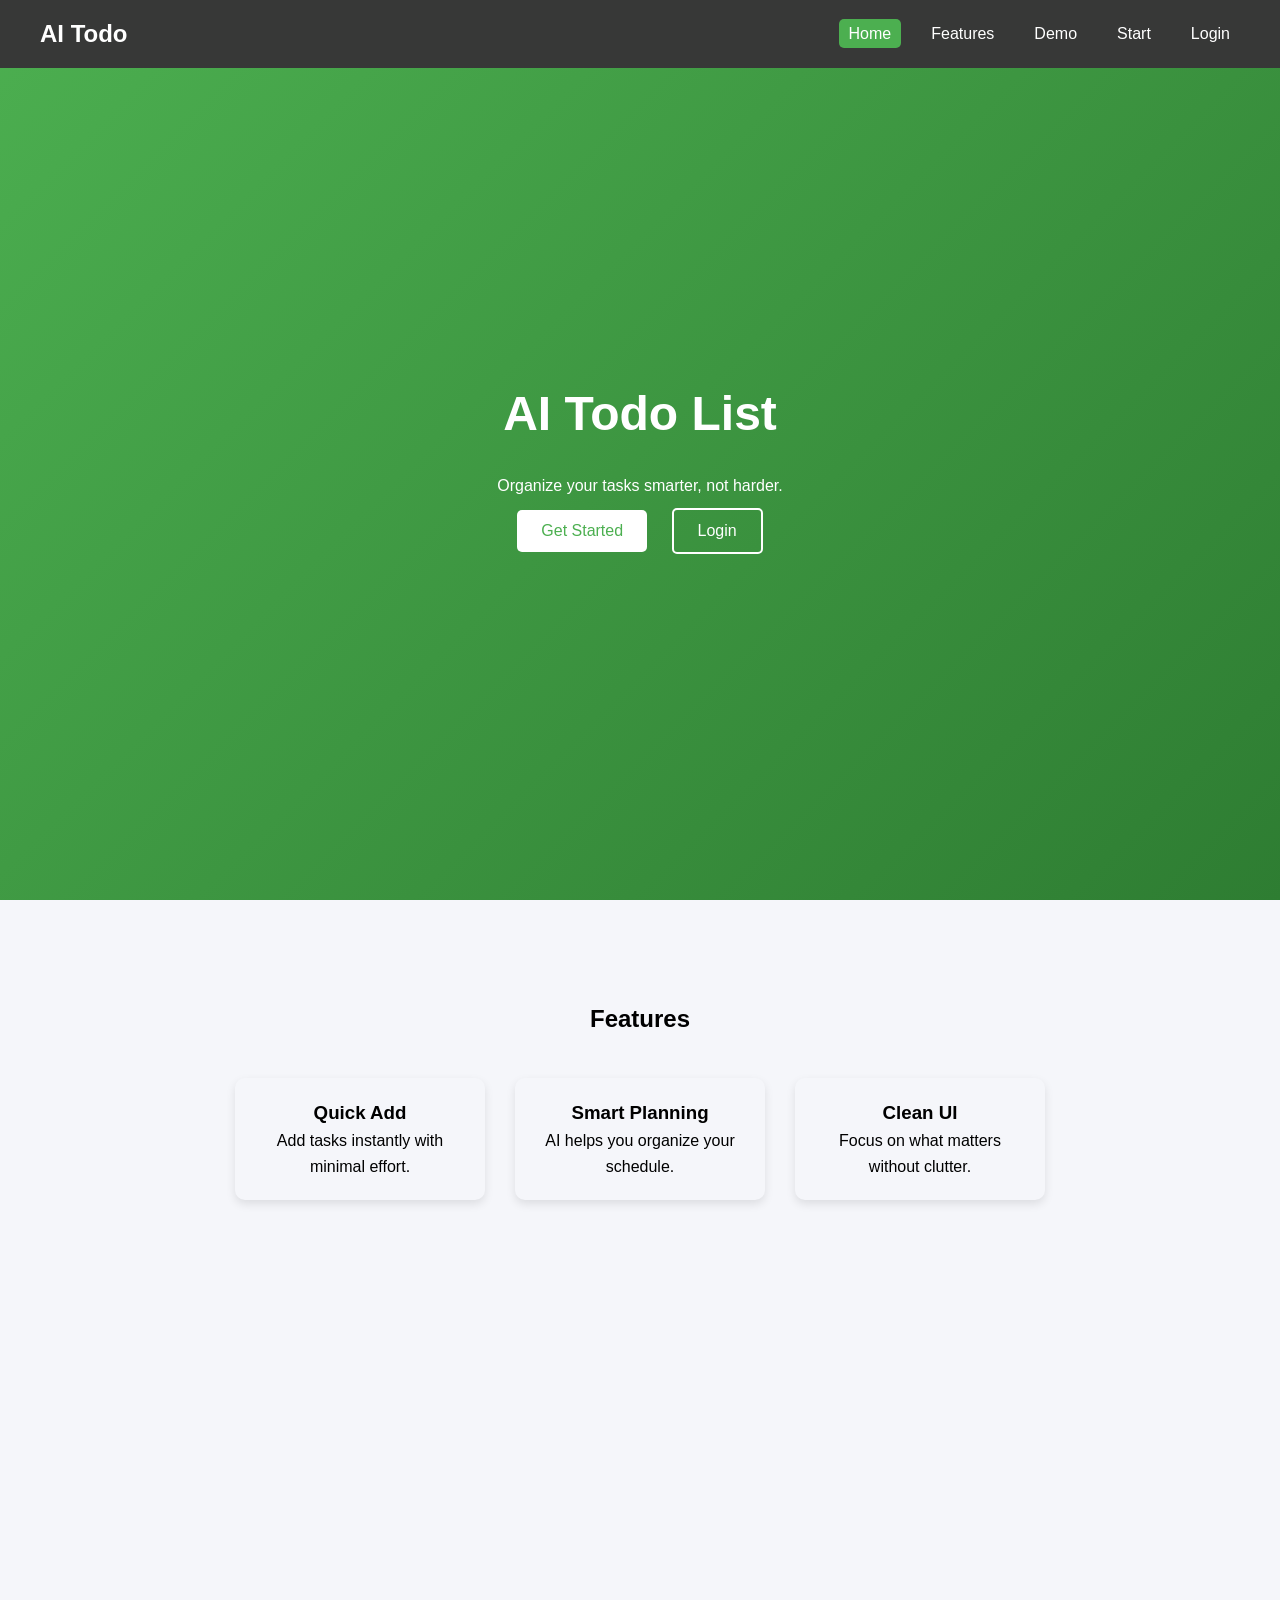
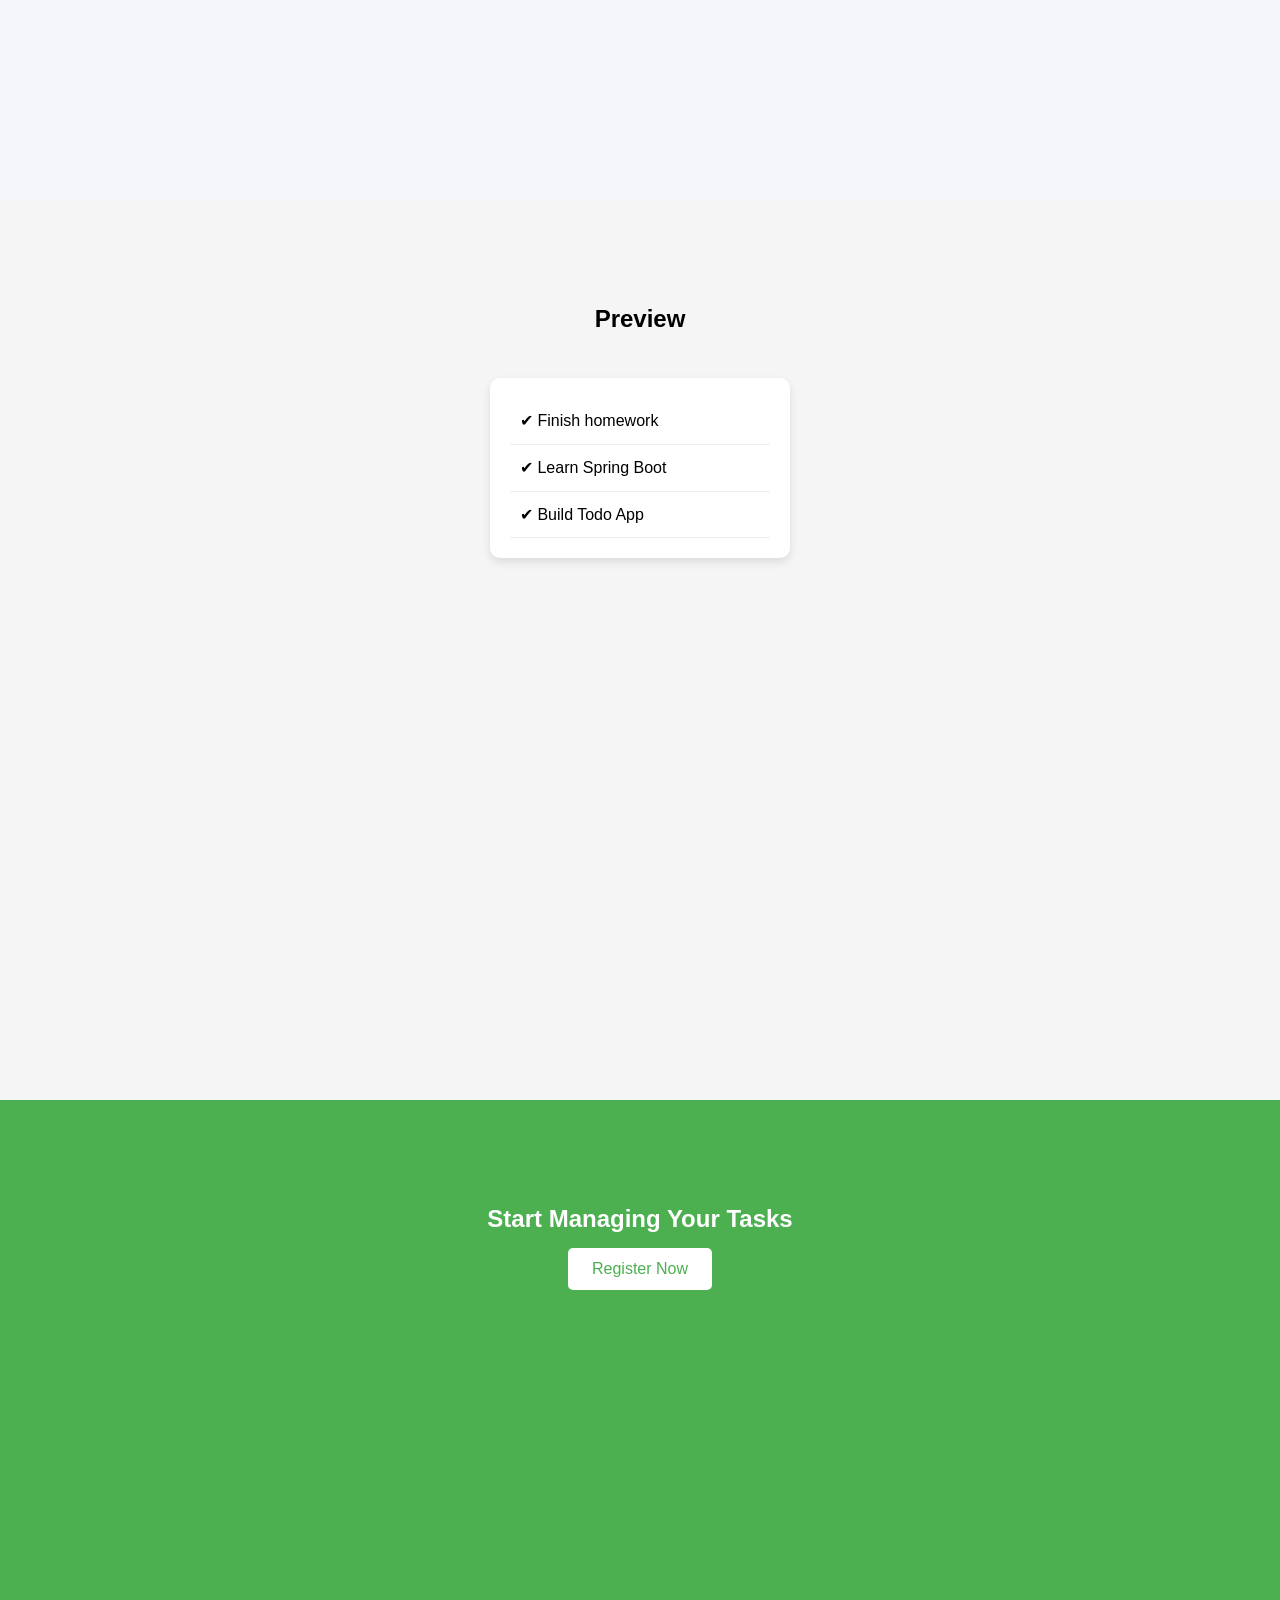
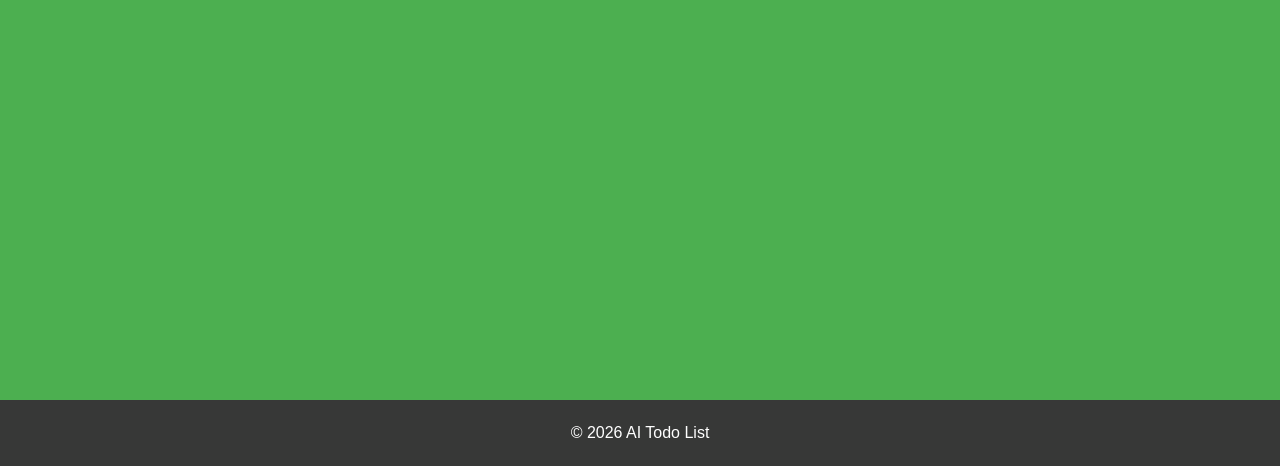
<file: frontend/index.html>
<!-- index.html -->
<!doctype html>
<html lang="en">
  <head>
    <meta charset="UTF-8" />
    <meta name="viewport" content="width=device-width, initial-scale=1.0" />
    <title>AI Todo List</title>
    <link rel="stylesheet" href="css/index.css" />
    <script defer src="js/index.js"></script>
  </head>
  <body>
    <!-- NAV -->
    <nav id="navbar">
      <h1>AI Todo</h1>
      <ul>
        <li><a href="#hero" class="nav-link active">Home</a></li>
        <li><a href="#features" class="nav-link">Features</a></li>
        <li><a href="#demo" class="nav-link">Demo</a></li>
        <li><a href="#cta" class="nav-link">Start</a></li>
        <li class="nav--login"><a href="#">Login</a></li>
      </ul>
    </nav>

    <!-- HERO -->
    <section id="hero" class="section">
      <h2>AI Todo List</h2>
      <p>Organize your tasks smarter, not harder.</p>
      <div>
        <button class="btn primary">Get Started</button>
        <button class="btn outline">Login</button>
      </div>
    </section>

    <!-- FEATURES -->
    <section id="features" class="section">
      <h2>Features</h2>
      <div class="feature-container">
        <div class="feature">
          <h3>Quick Add</h3>
          <p>Add tasks instantly with minimal effort.</p>
        </div>
        <div class="feature">
          <h3>Smart Planning</h3>
          <p>AI helps you organize your schedule.</p>
        </div>
        <div class="feature">
          <h3>Clean UI</h3>
          <p>Focus on what matters without clutter.</p>
        </div>
      </div>
    </section>

    <!-- DEMO -->
    <section id="demo" class="section alt">
      <h2>Preview</h2>
      <div class="todo-demo" id="demoList"></div>
    </section>

    <!-- CTA -->
    <section id="cta" class="section cta">
      <h2>Start Managing Your Tasks</h2>
      <button class="btn primary">Register Now</button>
    </section>

    <footer>
      <p>© 2026 AI Todo List</p>
    </footer>

    <!-- AUTH MODAL -->
    <div id="authModal" class="modal hidden">
      <div class="modal-content">
        <!-- <span class="close-btn" id="closeModal">&times;</span> -->

        <div class="container" id="container">
          <span class="close-btn" id="closeModal">&times;</span>
          <div class="card">
            <div class="form-track">
              <!-- Login -->
              <div class="login-box box active">
                <h2>AItodo Login</h2>

                <input
                  id="username--login"
                  placeholder="Username"
                  autocomplete="off"
                />
                <input
                  id="password--login"
                  type="password"
                  placeholder="Password"
                />

                <button class="btn--login">Login</button>

                <p class="switch--toRegister switch">Click to Register</p>
              </div>

              <!-- Register -->
              <div class="register-box box">
                <h2>AItodo Register</h2>

                <input
                  id="username--register"
                  placeholder="Username"
                  autocomplete="off"
                />
                <input
                  id="password--register"
                  type="password"
                  placeholder="Password"
                />

                <button class="btn--register">Register</button>

                <p class="switch--toLogin switch">Back to Login</p>
              </div>
            </div>
          </div>
        </div>
      </div>
    </div>
  </body>
</html>
</file>
<file: frontend/css/index.css>
* {
  margin: 0;
  padding: 0;
  box-sizing: border-box;
  font-family: Arial, sans-serif;
}

html {
  scroll-behavior: smooth;
}

body {
  margin: 0;
  font-family: Arial, sans-serif;
  background: #f5f6fa;
  line-height: 1.6;
}

/* NAV */
nav {
  position: fixed;
  top: 0;
  width: 100%;
  background: #373837;
  color: white;
  display: flex;
  justify-content: space-between;
  align-items: center;
  padding: 15px 40px;
  z-index: 1000;
}

nav ul {
  list-style: none;
  display: flex;
  gap: 20px;
}

nav a {
  color: white;
  text-decoration: none;
  padding: 6px 10px;
  border-radius: 5px;
  transition: 0.3s;
}

nav a:hover,
nav a.active {
  background: #4caf50;
  color: white;
}

/* SECTION */
.section {
  min-height: 100vh;
  padding: 100px 40px 60px;
  text-align: center;
}

.alt {
  background: #f5f5f5;
}

/* HERO */
#hero {
  display: flex;
  flex-direction: column;
  justify-content: center;
  align-items: center;
  background: linear-gradient(135deg, #4caf50, #2e7d32);
  color: white;
}

#hero h2 {
  font-size: 48px;
  margin-bottom: 20px;
}

/* BUTTON */
.btn {
  padding: 12px 24px;
  margin: 10px;
  border: none;
  border-radius: 5px;
  cursor: pointer;
  font-size: 16px;
  transition: 0.3s;
}

.primary {
  background: white;
  color: #4caf50;
}

.primary:hover {
  background: #e8f5e9;
}

.outline {
  background: transparent;
  border: 2px solid white;
  color: white;
}

.outline:hover {
  background: white;
  color: #4caf50;
}

/* FEATURES */
.feature-container {
  display: flex;
  justify-content: center;
  gap: 30px;
  margin-top: 40px;
  flex-wrap: wrap;
}

.feature {
  width: 250px;
  padding: 20px;
  border-radius: 10px;
  box-shadow: 0 4px 10px rgba(0, 0, 0, 0.1);
  transition: 0.3s;
}

.feature:hover {
  transform: translateY(-5px);
}

/* DEMO */
.todo-demo {
  width: 300px;
  margin: 40px auto;
  padding: 20px;
  background: white;
  border-radius: 10px;
  box-shadow: 0 4px 10px rgba(0, 0, 0, 0.1);
  text-align: left;
}

.todo-item {
  padding: 10px;
  border-bottom: 1px solid #eee;
}

/* CTA */
.cta {
  background: #4caf50;
  color: white;
}

footer {
  text-align: center;
  padding: 20px;
  background: #373837;
  color: white;
}

/* 登录和注册 */

/* Modal 外层 */
.modal {
  position: fixed;
  top: 0;
  left: 0;
  width: 100%;
  height: 100%;
  background: rgba(0, 0, 0, 0.5);
  backdrop-filter: blur(8px);
  display: flex;
  justify-content: center;
  align-items: center;
  z-index: 2000;
}

/* 隐藏 */
.hidden {
  display: none;
}

/* 内容 */
/* .modal-content {
  background: white;
  padding: 20px;
  border-radius: 10px;
} */
.modal-content {
  width: 800px;
  max-width: 90%;
  height: 500px;
  border-radius: 12px;
  overflow: hidden;
  position: relative;
}

/* 关闭按钮 */
.close-btn {
  position: absolute;
  top: 72px;
  right: 209px;
  cursor: pointer;
  font-size: 24px;
  color: white;
}

.container {
  position: relative;
  height: 100%;
  display: flex;
  justify-content: center;
  align-items: center;
}

/* 外层卡片 */
.card {
  width: 320px;
  overflow: hidden; /* 关键：隐藏另一页 */
  border-radius: 10px;
  box-shadow: 0 4px 20px rgba(0, 0, 0, 0.1);
  background: white;
}

/* 横向滑动轨道 */
.form-track {
  display: flex;
  width: 200%; /* 两页 */
  transition: transform 0.4s ease;
}

/* 每一页 */
.box {
  width: 50%; /* 各占一半 */
  padding: 30px;
  display: flex;
  flex-direction: column;
  align-items: center;
}

/* 滑动状态 */
.card.show-register .form-track {
  transform: translateX(-50%);
}

/* 基础样式 */
.box h2 {
  margin-bottom: 20px;
}

.box input {
  width: 100%;
  max-width: 260px;
  padding: 10px;
  margin-bottom: 15px;
  border: 1px solid #ddd;
  border-radius: 5px;
}

.box button {
  width: 100%;
  padding: 10px;
  border: none;
  background: #4caf50;
  color: white;
  border-radius: 5px;
  cursor: pointer;
}

.box button:hover {
  background: #45a049;
}

.switch {
  margin-top: 10px;
  font-size: 14px;
  color: gray;
  cursor: pointer;
}
</file>
